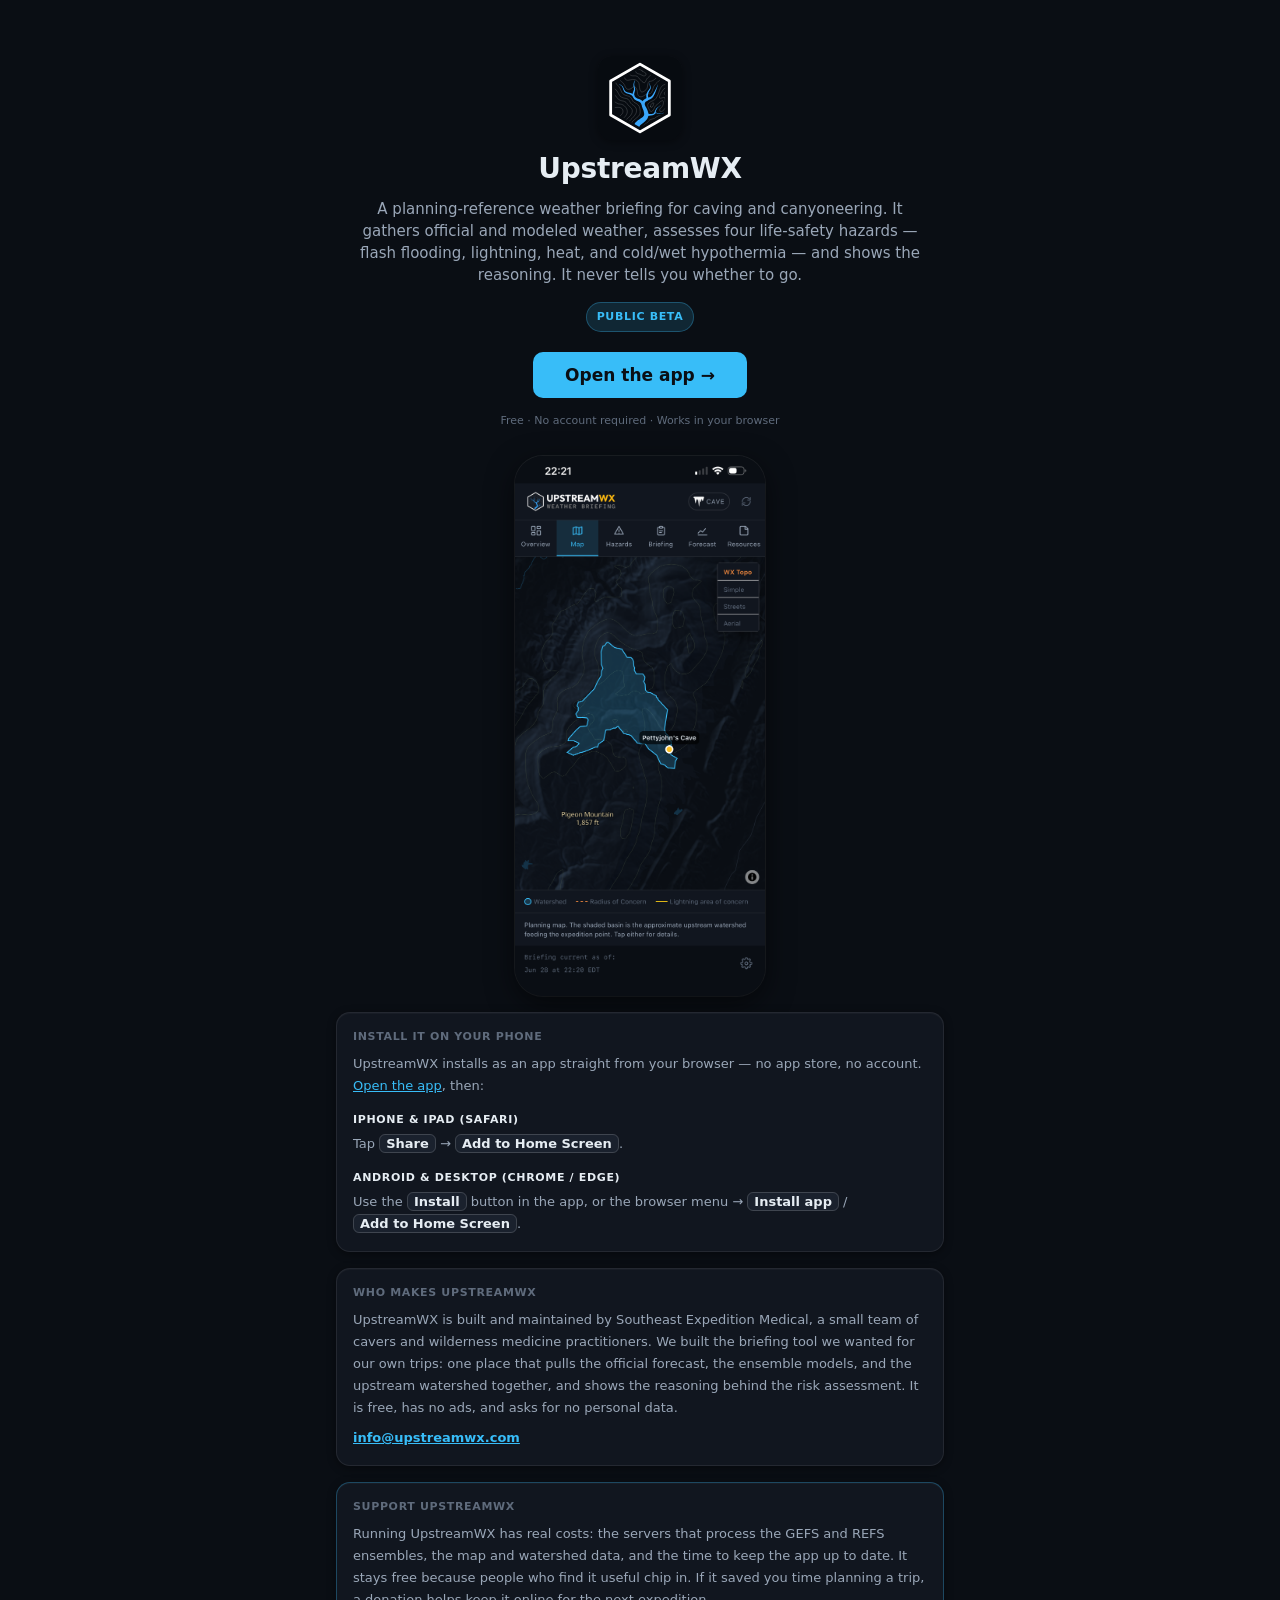
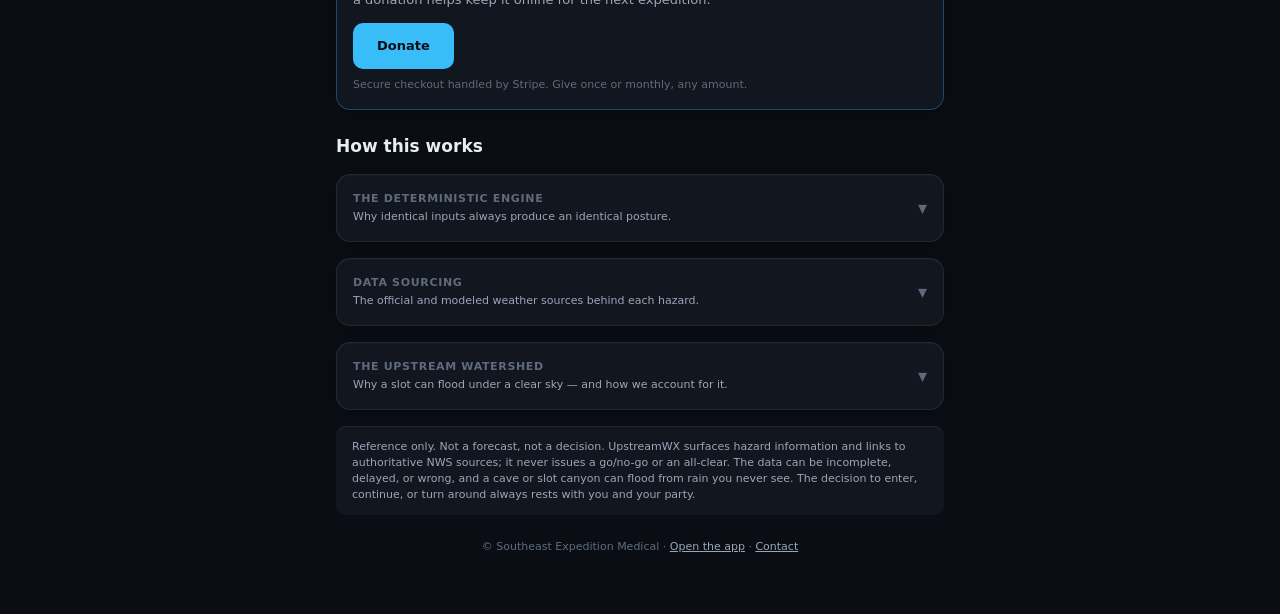
<file: landing/index.html>
<!DOCTYPE html>
<html lang="en">
  <head>
    <meta charset="utf-8" />
    <meta name="viewport" content="width=device-width, initial-scale=1, viewport-fit=cover" />
    <meta name="theme-color" content="#0a0e14" />
    <meta name="color-scheme" content="dark" />
    <meta
      name="description"
      content="UpstreamWX — a planning-reference, multi-hazard weather briefing for caving and canyoneering. Reference only; it never tells you whether to go."
    />
    <link rel="canonical" href="https://upstreamwx.com/" />

    <!-- Social / link previews -->
    <meta property="og:type" content="website" />
    <meta property="og:title" content="UpstreamWX — Weather Briefing for Caving & Canyoneering" />
    <meta
      property="og:description"
      content="Official and modeled weather for four life-safety hazards — flash flooding, lightning, heat, and cold/wet hypothermia — over the upstream watershed. Reference only."
    />
    <meta property="og:url" content="https://upstreamwx.com/" />
    <meta name="twitter:card" content="summary" />

    <title>UpstreamWX — Weather Briefing for Caving &amp; Canyoneering</title>
    <link rel="icon" href="icons/icon.svg" type="image/svg+xml" />
    <link rel="apple-touch-icon" href="icons/icon.svg" />
    <link rel="stylesheet" href="styles/tokens.css" />
    <link rel="stylesheet" href="styles/landing.css" />
  </head>
  <body>
    <main class="wrap">
      <!-- Hero: identity + the one action that matters — open the app. -->
      <header class="hero">
        <img class="hero__logo" src="icons/icon.svg" alt="UpstreamWX logo" width="84" height="84" />
        <h1 class="hero__name">UpstreamWX</h1>
        <p class="hero__tagline">
          A planning-reference weather briefing for caving and canyoneering. It gathers
          official and modeled weather, assesses four life-safety hazards — flash flooding,
          lightning, heat, and cold/wet hypothermia — and shows the reasoning. It never
          tells you whether to go.
        </p>
        <span class="beta-pill">Public Beta</span>
        <a class="cta" href="https://app.upstreamwx.com">Open the app &rarr;</a>
        <p class="hero__beta-note">Free &middot; No account required &middot; Works in your browser</p>
      </header>

      <!-- App screenshot — live example of the Map view with upstream watershed. -->
      <figure class="screenshot-fig">
        <img
          class="screenshot"
          src="images/app-screenshot.png"
          alt="UpstreamWX map view showing the upstream watershed for Pettyjohn's Cave on a dark topo basemap"
          width="1284"
          height="2778"
          loading="lazy"
        />
      </figure>

      <!-- Add to Home Screen. The PWA install prompt only fires on the app's own origin
           (app.upstreamwx.com), and iOS never fires it at all — so the honest, reliable
           instruction is: open the app, then add it from the browser. -->
      <section class="card install">
        <div class="eyebrow">Install it on your phone</div>
        <p class="install__lead">
          UpstreamWX installs as an app straight from your browser — no app store, no
          account. <a href="https://app.upstreamwx.com">Open the app</a>, then:
        </p>
        <ul class="install__steps">
          <li>
            <span class="install__plat">iPhone &amp; iPad (Safari)</span>
            Tap <kbd>Share</kbd> &rarr; <kbd>Add to Home Screen</kbd>.
          </li>
          <li>
            <span class="install__plat">Android &amp; desktop (Chrome / Edge)</span>
            Use the <kbd>Install</kbd> button in the app, or the browser menu &rarr;
            <kbd>Install app</kbd> / <kbd>Add to Home Screen</kbd>.
          </li>
        </ul>
      </section>

      <!-- Who makes it (mirrors the PWA About view). -->
      <section class="card">
        <div class="eyebrow">Who makes UpstreamWX</div>
        <p class="about-p">
          UpstreamWX is built and maintained by Southeast Expedition Medical, a small team
          of cavers and wilderness medicine practitioners. We built the briefing tool we
          wanted for our own trips: one place that pulls the official forecast, the ensemble
          models, and the upstream watershed together, and shows the reasoning behind the
          risk assessment. It is free, has no ads, and asks for no personal data.
        </p>
        <a class="about-contact" href="mailto:info@upstreamwx.com">info@upstreamwx.com</a>
      </section>

      <!-- Support / donate (mirrors the PWA About view). -->
      <section class="card about-support">
        <div class="eyebrow">Support UpstreamWX</div>
        <p class="about-p">
          Running UpstreamWX has real costs: the servers that process the GEFS and REFS
          ensembles, the map and watershed data, and the time to keep the app up to date.
          It stays free because people who find it useful chip in. If it saved you time
          planning a trip, a donation helps keep it online for the next expedition.
        </p>
        <a class="about-donate" href="https://donate.stripe.com/3cIbIT75o6Jxept4aw4c800" target="_blank" rel="noopener noreferrer">Donate</a>
        <p class="about-support__note">Secure checkout handled by Stripe. Give once or monthly, any amount.</p>
      </section>

      <!-- Methodology, condensed from the About view's collapsible cards. -->
      <div class="about-section-head">How this works</div>

      <details class="card about-fold">
        <summary class="about-fold__summary">
          <span class="about-fold__head">
            <span class="eyebrow">The deterministic engine</span>
            <span class="about-fold__teaser">Why identical inputs always produce an identical posture.</span>
          </span>
          <span class="about-fold__chev" aria-hidden="true">&#9662;</span>
        </summary>
        <div class="about-fold__body">
          <p class="about-p">
            Every hazard posture, confidence level, and window of concern is decided by a
            deterministic, documented rule engine. Identical inputs always produce an
            identical result. The language model used for summary generation only frames
            the wording of the summary. It can never compute, raise, or lower a posture.
          </p>
          <ul class="about-list">
            <li>Four hazards are scored independently on a common scale (Minimal, Elevated, High, Extreme).</li>
            <li>Each hazard applies only in the expedition phases where it is relevant (approach, technical span, egress) and per activity type. A cave technical span is treated as isolated from surface weather and shows flash flood only.</li>
            <li>The overall expedition posture is the maximum across all applicable hazards, and every hazard stays visible, so a high lightning posture on approach is never hidden behind a low flood posture.</li>
            <li>A confidence qualifier per hazard comes from GEFS ensemble agreement and cross-source consistency, including GEFS and REFS agreement on same-day windows.</li>
          </ul>
        </div>
      </details>

      <details class="card about-fold">
        <summary class="about-fold__summary">
          <span class="about-fold__head">
            <span class="eyebrow">Data sourcing</span>
            <span class="about-fold__teaser">The official and modeled weather sources behind each hazard.</span>
          </span>
          <span class="about-fold__chev" aria-hidden="true">&#9662;</span>
        </summary>
        <div class="about-fold__body">
          <p class="about-p">
            Providers sit behind a common interface, so the engine never depends on a
            specific source. If a non-mandatory source is unavailable the briefing still
            renders, marking that input as unavailable.
          </p>
          <div class="about-sources">
            <div><div class="about-source__name">NWS API <span class="about-source__access">api.weather.gov</span></div><div class="about-source__desc">Forecast discussions (AFD), watches, warnings, advisories, and NWS Heat Index categories. The authoritative anchor and a mandatory source.</div></div>
            <div><div class="about-source__name">Open-Meteo <span class="about-source__access">HRRR-derived fields</span></div><div class="about-source__desc">Derived numerical fields (QPF, precip probability, CAPE / lifted index, temperature, humidity, apparent temperature, wind) feeding all four hazard models.</div></div>
            <div><div class="about-source__name">GEFS (in-house) <span class="about-source__access">NCEP GRIB2, processed server-side</span></div><div class="about-source__desc">Global Ensemble Forecast System member-exceedance probabilities of precip and a convective proxy over the upstream domain, covering the full multi-day planning horizon at ~25 km resolution.</div></div>
            <div><div class="about-source__name">REFS (in-house) <span class="about-source__access">~3 km, same-day ~6 to 36 h</span></div><div class="about-source__desc">Rapid Ensemble Forecast System (RRFS Ensemble) neighborhood probabilities — 1 h / 3 h QPF, lightning, reflectivity — that sharpen the same-day window at ~3 km. Where both GEFS and REFS are in range, the engine takes the higher posture; REFS is authoritative for confidence.</div></div>
            <div><div class="about-source__name">SPC outlook <span class="about-source__access">Storm Prediction Center</span></div><div class="about-source__desc">Categorical and probabilistic severe and thunderstorm outlook, a secondary cross-check for lightning.</div></div>
            <div><div class="about-source__name">USGS NHD / WBD <span class="about-source__access">NLDI and Watershed Boundary Dataset</span></div><div class="about-source__desc">The stream network and watershed boundaries used to delineate the upstream contributing basin (a pour-point trace, with a HUC-12 fallback).</div></div>
          </div>
        </div>
      </details>

      <details class="card about-fold">
        <summary class="about-fold__summary">
          <span class="about-fold__head">
            <span class="eyebrow">The upstream watershed</span>
            <span class="about-fold__teaser">Why a slot can flood under a clear sky — and how we account for it.</span>
          </span>
          <span class="about-fold__chev" aria-hidden="true">&#9662;</span>
        </summary>
        <div class="about-fold__body">
          <p class="about-p">
            Flash-flood risk is assessed over the upstream contributing basin — the land
            that drains toward your point, not the point itself. This matters because a slot
            can flood under a clear sky from rain falling miles upstream. Aggregating
            probability over the drainage area is what catches that. Your coordinate is
            snapped onto the mapped stream network, the exact upstream basin is delineated,
            and ensemble precipitation probabilities are aggregated across it.
          </p>
          <p class="about-p">
            Surface delineation is a defensible proxy for canyoneering, but in karst terrain
            it is a rough estimate at best — underground drainage can cut across surface
            basins. Flash-flood risk is intentionally assessed on the coarse global GEFS grid
            (~0.5°, ~25 km) for the planning horizon — which buffers the watershed edges and
            partly accounts for subsurface drainage — sharpened inside the same-day window by the
            3 km REFS ensemble. User
            judgment is always required.
          </p>
        </div>
      </details>

      <!-- Reference-only disclaimer — required on every user-facing artifact (PRD Appendix C). -->
      <div class="disclaimer">
        Reference only. Not a forecast, not a decision. UpstreamWX surfaces hazard
        information and links to authoritative NWS sources; it never issues a go/no-go or an
        all-clear. The data can be incomplete, delayed, or wrong, and a cave or slot canyon
        can flood from rain you never see. The decision to enter, continue, or turn around
        always rests with you and your party.
      </div>

      <p class="foot">
        &copy; Southeast Expedition Medical &middot;
        <a href="https://app.upstreamwx.com">Open the app</a> &middot;
        <a href="mailto:info@upstreamwx.com">Contact</a>
      </p>
    </main>
  </body>
</html>
</file>
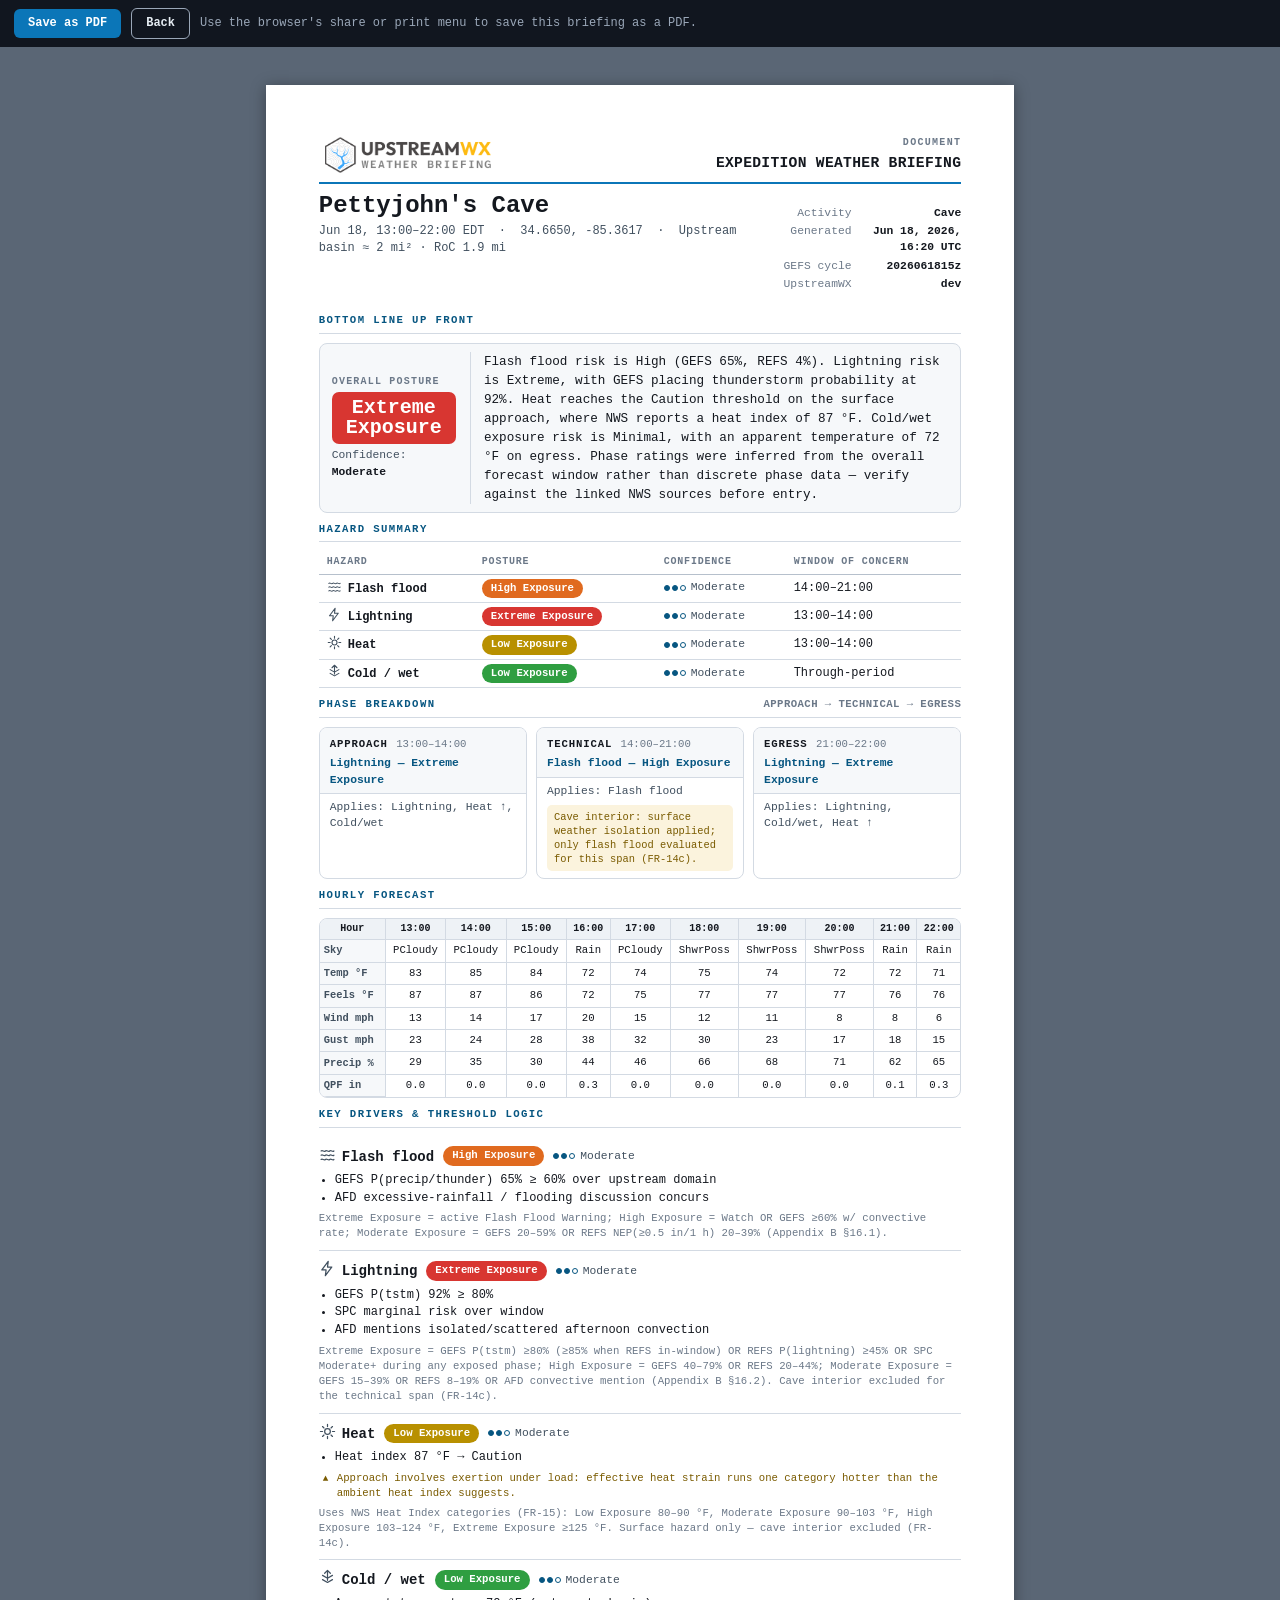
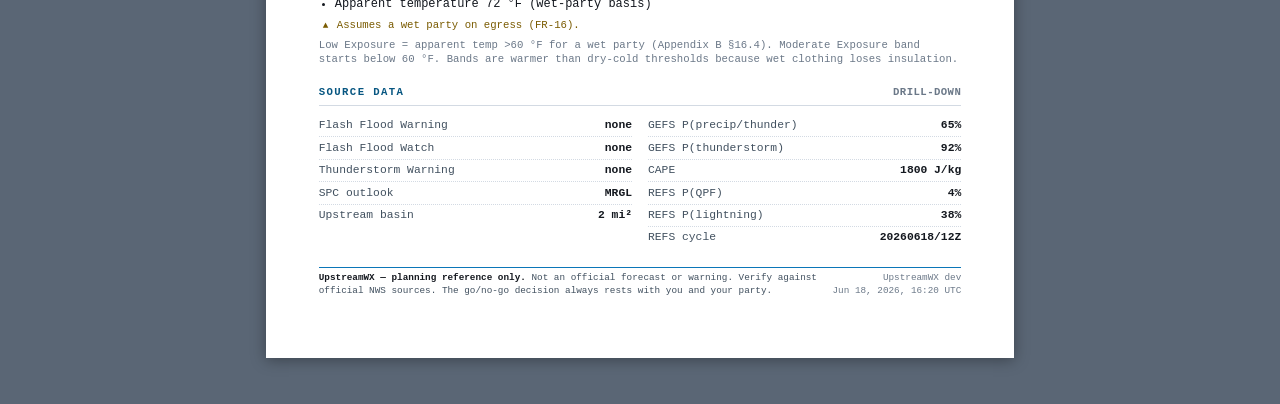
<file: frontend/pdf/briefing-pdf.html>
<!doctype html>
<html lang="en">
<head>
<meta charset="utf-8" />
<meta name="viewport" content="width=device-width, initial-scale=1" />
<title>UpstreamWX — Expedition Weather Briefing</title>
<!--
  PDF export template (FR-27, PRD §17.3).

  A print-optimized, single-origin render of the structured briefing contract
  (the same object the PWA renders its views from — frontend/data/sample-briefing.json,
  api BriefingResponse). Deliberately a LIGHT "paper" document rather than the dark
  PWA chrome: a PDF is read on paper or a white reader pane, where the dark briefing
  surface wastes ink and loses contrast. The FR-35 severity ladder is preserved as the
  ONLY loud color, per the style guide's "severity is the only loud color" principle.

  Reference-only (the five non-negotiables): this renders the engine's structured
  result verbatim and never emits a verdict. The §17.3 reference-only footer rides on
  every printed page.

  Data source: window.__BRIEFING__ if injected (the live tool path), else it fetches
  ../data/sample-briefing.json so the file is openable standalone as a worked example.
-->
<style>
  /* ── Page geometry ─────────────────────────────────────────────────────
     US Letter with a running footer reserved on every page. */
  @page {
    size: Letter;
    /* Zero TOP/BOTTOM margins so the browser's own print chrome (URL, date,
       "Page x of y") has no margin box to render into and is suppressed. The
       page's real top margin and the reference-only footer are supplied
       in-document by the layout table's <thead> spacer and repeating <tfoot>
       (see Pagination below), which print on every page in every engine —
       including iOS Safari, where position:fixed footers do NOT repeat.
       Side margins (≈0.71") stay here for horizontal breathing room. */
    margin: 0 18mm;
  }

  :root {
    /* Paper surfaces (light theme — print-first) */
    --p-bg: #ffffff;
    --p-surface: #f6f8fa;
    --p-surface-2: #eef2f6;
    --p-border: #d3dae3;
    --p-border-strong: #b6c0cc;
    --p-ink: #14181f;
    --p-ink-2: #41505f;
    --p-ink-muted: #6b7888;
    --p-brand: #0b76b8;        /* river cyan, darkened for paper contrast */
    --p-brand-ink: #075681;

    /* FR-35 severity ladder — the only semantic color set */
    --sev-minimal: #2f9e41;
    --sev-elevated: #c08a00;
    --sev-high: #e06a1f;
    --sev-extreme: #d83631;
    --heat-caution: #b89000;
    --heat-ext-caution: #c47a16;
    --heat-danger: #c4521f;
    --heat-ext-danger: #c02824;

    --sev-minimal-wash: #e7f5ea;
    --sev-elevated-wash: #fbf3dd;
    --sev-high-wash: #fdeede;
    --sev-extreme-wash: #fce4e3;
    --heat-caution-wash: #f8f1d6;
  }

  * { box-sizing: border-box; }

  html, body {
    margin: 0;
    padding: 0;
    background: #5a6675;           /* screen-only gutter around the page */
    color: var(--p-ink);
    font-family: ui-monospace, "SF Mono", "Roboto Mono", Menlo, Consolas, monospace;
    font-size: 10.5pt;
    line-height: 1.45;
    -webkit-print-color-adjust: exact;
    print-color-adjust: exact;
    /* Disable mobile/WebKit text auto-inflation (iOS Safari enlarges body text
       on print, which blew the fonts up and broke pagination — 2 pages became
       3). Pin it so the pt sizes render as authored on every device. */
    -webkit-text-size-adjust: 100%;
    text-size-adjust: 100%;
  }

  .mono { font-family: ui-monospace, "SF Mono", "Roboto Mono", Menlo, Consolas, monospace; }

  /* The page sheet — visible on screen, dissolves into the print page. */
  .sheet {
    width: 198mm;
    min-height: 272mm;
    margin: 10mm auto;
    padding: 13mm 14mm 16mm;
    background: var(--p-bg);
    box-shadow: 0 2px 14px rgba(0,0,0,0.35);
  }

  /* ── Masthead ─────────────────────────────────────────────────────────── */
  .masthead {
    display: flex;
    align-items: center;
    justify-content: space-between;
    gap: 12px;
    padding-bottom: 6px;
    border-bottom: 2px solid var(--p-brand);
  }
  .brand__logo { height: 42px; width: auto; display: block; flex: none; }
  .masthead__doc {
    text-align: right;
    font-size: 7.5pt; letter-spacing: 0.13em; text-transform: uppercase;
    color: var(--p-ink-muted); font-weight: 600;
  }
  .masthead__doc strong { display: block; font-size: 11pt; letter-spacing: 0.02em; color: var(--p-ink); margin-top: 2px; }

  /* ── Mission meta strip ───────────────────────────────────────────────── */
  .mission {
    display: flex; align-items: flex-start; justify-content: space-between;
    gap: 16px; margin-top: 9px;
  }
  .mission__title { font-size: 18pt; font-weight: 700; line-height: 1.1; margin: 0; }
  .mission__sub { font-size: 9pt; color: var(--p-ink-2); margin-top: 3px; }
  .meta-grid {
    display: grid; grid-template-columns: auto auto; gap: 2px 18px;
    font-size: 8.5pt; text-align: right; color: var(--p-ink-2);
  }
  .meta-grid dt { color: var(--p-ink-muted); }
  .meta-grid dd { margin: 0; font-weight: 600; color: var(--p-ink); }
  .meta-row { display: contents; }

  /* ── Section scaffolding ──────────────────────────────────────────────── */
  .section { margin-top: 9px; }
  .section--break { break-inside: avoid; }
  .section__head {
    display: flex; align-items: baseline; gap: 8px;
    font-size: 8pt; font-weight: 700; letter-spacing: 0.13em; text-transform: uppercase;
    color: var(--p-brand-ink);
    border-bottom: 1px solid var(--p-border);
    padding-bottom: 4px; margin-bottom: 9px;
  }
  .section__head .hint { margin-left: auto; font-weight: 600; letter-spacing: 0.04em; color: var(--p-ink-muted); }

  /* ── BLUF banner ──────────────────────────────────────────────────────── */
  .bluf {
    display: flex; align-items: center; gap: 14px;
    padding: 8px 12px; border-radius: 8px;
    border: 1px solid var(--p-border);
    background: var(--p-surface);
  }
  .bluf__posture { display: flex; flex-direction: column; gap: 3px; }
  .bluf__eyebrow { font-size: 7.5pt; font-weight: 700; letter-spacing: 0.12em; text-transform: uppercase; color: var(--p-ink-muted); }
  .bluf__chip {
    align-self: flex-start;
    font-size: 15pt; font-weight: 800; line-height: 1;
    padding: 6px 14px; border-radius: 7px; color: #fff;
    text-align: center;
  }
  .bluf__conf { font-size: 8.5pt; color: var(--p-ink-2); }
  .bluf__conf strong { color: var(--p-ink); }
  .bluf__summary { font-size: 9.5pt; line-height: 1.5; margin: 0; color: var(--p-ink); }
  .bluf__divider { width: 1px; align-self: stretch; background: var(--p-border); }

  /* ── Hazard BLUF table ────────────────────────────────────────────────── */
  table { width: 100%; border-collapse: collapse; }
  .hz-table th, .hz-table td {
    text-align: left; padding: 4px 8px; font-size: 9pt;
    border-bottom: 1px solid var(--p-border);
  }
  .hz-table th {
    font-size: 7.5pt; font-weight: 700; letter-spacing: 0.08em; text-transform: uppercase;
    color: var(--p-ink-muted); border-bottom: 1px solid var(--p-border-strong);
  }
  .hz-table td.hz-name { font-weight: 600; }
  .hz-table .col-c { text-align: center; }
  .hz-icon { width: 15px; height: 15px; vertical-align: -2px; margin-right: 6px; color: var(--p-ink-2); }

  /* Severity chip (inline, table + phases) */
  .chip {
    display: inline-block; font-size: 8pt; font-weight: 700;
    padding: 2px 9px; border-radius: 999px; color: #fff; white-space: nowrap;
  }
  .chip--ghost { background: transparent !important; color: var(--p-ink-muted) !important; border: 1px solid var(--p-border-strong); font-weight: 600; }

  /* Confidence pip + label */
  .conf { display: inline-flex; align-items: center; gap: 5px; font-size: 8.5pt; color: var(--p-ink-2); }
  .conf__dots { display: inline-flex; gap: 2px; }
  .conf__dot { width: 6px; height: 6px; border-radius: 999px; border: 1px solid var(--p-brand-ink); }
  .conf__dot.on { background: var(--p-brand-ink); }

  /* ── Phase breakdown ──────────────────────────────────────────────────── */
  /* minmax(0, 1fr) (not bare 1fr) so columns can shrink below the min-content
     of unbreakable strings ('Lightning — Extreme', 'Cold/wet'); bare 1fr lets
     those push the grid past the right margin and clip the last card. */
  .phases { display: grid; grid-template-columns: repeat(3, minmax(0, 1fr)); gap: 9px; }
  .phase {
    border: 1px solid var(--p-border); border-radius: 8px; overflow: hidden;
    break-inside: avoid; background: var(--p-bg);
  }
  .phase__head {
    padding: 5px 10px; background: var(--p-surface);
    border-bottom: 1px solid var(--p-border);
  }
  .phase__name { font-size: 8pt; font-weight: 700; letter-spacing: 0.08em; text-transform: uppercase; color: var(--p-ink); }
  .phase__win { font-size: 8pt; color: var(--p-ink-muted); }
  .phase__lead { font-size: 8.5pt; font-weight: 600; color: var(--p-brand-ink); margin-top: 2px; }
  .phase__body { padding: 5px 10px 7px; font-size: 8.5pt; }
  .phase__applies { color: var(--p-ink-2); }
  .phase__note {
    margin-top: 6px; padding: 5px 7px; border-radius: 5px;
    background: var(--sev-elevated-wash); color: #7a5b00;
    font-size: 7.8pt; line-height: 1.35;
  }

  /* ── Hazard detail cards ──────────────────────────────────────────────── */
  .hz-detail { break-inside: avoid; padding: 9px 0; border-bottom: 1px solid var(--p-border); }
  .hz-detail:last-child { border-bottom: 0; }
  .hz-detail__head { display: flex; align-items: center; gap: 9px; margin-bottom: 5px; }
  .hz-detail__name { font-size: 10.5pt; font-weight: 700; }
  .hz-detail__name .hz-icon { width: 17px; height: 17px; }
  .hz-detail ul { margin: 4px 0 0; padding-left: 16px; }
  .hz-detail li { font-size: 9pt; line-height: 1.4; margin-bottom: 1px; }
  .hz-detail__logic { font-size: 8pt; color: var(--p-ink-muted); margin-top: 5px; line-height: 1.4; }
  .hz-detail__assume {
    font-size: 8pt; color: #7a5b00; margin-top: 5px; line-height: 1.4;
    padding-left: 18px; position: relative;
  }
  .hz-detail__assume::before { content: "▲"; position: absolute; left: 4px; font-size: 7pt; top: 1px; }

  /* ── Forecast hourly table ────────────────────────────────────────────── */
  .fx-wrap { overflow: hidden; border: 1px solid var(--p-border); border-radius: 8px; }
  .fx-table { font-size: 8pt; }
  .fx-table th, .fx-table td {
    padding: 3px 4px; text-align: center; border-bottom: 1px solid var(--p-border);
    border-right: 1px solid var(--p-border);
  }
  .fx-table th:last-child, .fx-table td:last-child { border-right: 0; }
  .fx-table tr:last-child td { border-bottom: 0; }
  .fx-table thead th { background: var(--p-surface-2); font-weight: 700; font-size: 7.5pt; }
  .fx-table tbody th {
    text-align: left; font-weight: 600; color: var(--p-ink-2);
    background: var(--p-surface); white-space: nowrap; font-size: 7.8pt;
  }
  .fx-table td.mono { font-variant-numeric: tabular-nums; }

  /* ── Source data + resources ──────────────────────────────────────────── */
  .grid-2 { display: grid; grid-template-columns: 1fr 1fr; gap: 16px; }
  .kv { font-size: 8.5pt; }
  .kv__row { display: flex; justify-content: space-between; align-items: baseline; gap: 10px; padding: 2.5px 0; border-bottom: 1px dotted var(--p-border); }
  .kv__row:last-child { border-bottom: 0; }
  .kv__k { color: var(--p-ink-2); flex: 1 1 auto; min-width: 0; }
  .kv__v { font-weight: 600; font-variant-numeric: tabular-nums; flex: none; white-space: nowrap; text-align: right; }
  .src { font-size: 8.5pt; padding: 5px 0; border-bottom: 1px solid var(--p-border); break-inside: avoid; }
  .src:last-child { border-bottom: 0; }
  .src__title { font-weight: 600; }
  .src__url { color: var(--p-brand-ink); word-break: break-all; font-size: 7.8pt; }
  .src__sub { color: var(--p-ink-muted); font-size: 7.8pt; }

  /* ── Framing attribution banner ───────────────────────────────────────── */
  .framed-banner {
    margin-top: 10px; padding: 6px 10px; border-radius: 6px;
    background: var(--p-surface-2); border: 1px solid var(--p-border);
    font-size: 7.8pt; color: var(--p-ink-2);
  }

  /* ── Pagination ───────────────────────────────────────────────────────── */
  .page-break-before { break-before: page; page-break-before: always; }
  .section__head { break-after: avoid; page-break-after: avoid; } /* never orphan a heading */

  /* ── Running margins + reference-only footer (§17.3, FR-29/FR-40) ──────────
     All content is wrapped in <table class="layout">. Browsers repeat a table's
     <thead> and <tfoot> on EVERY printed page.
       · <thead> holds .run-top = the top page margin, every page.
       · <tfoot> holds .run-foot = bottom-margin spacer, every page. It is a
         bare spacer only (no footer text) so position:fixed on .page-foot can
         own the footer without needing to live inside a hidden tfoot.
       · .page-foot sits outside the table as a fixed sibling; Chromium repeats
         position:fixed elements on every PDF page. */
  .layout { width: 100%; border-collapse: collapse; }
  .layout > thead > tr > td, .layout > tbody > tr > td, .layout > tfoot > tr > td { padding: 0; }
  .run-top { height: 10mm; }    /* top page margin, every page */
  .run-foot { height: 22mm; }   /* bottom margin + footer clearance, every page */

  .page-foot {
    display: flex; align-items: flex-end; justify-content: space-between; gap: 14px;
    margin-top: 5mm; border-top: 1.5px solid var(--p-brand); padding-top: 4px;
    font-size: 7pt; line-height: 1.35; color: var(--p-ink-2);
  }
  .page-foot__note { max-width: 158mm; }
  .page-foot__note strong { color: var(--p-ink); }
  .page-foot__meta { flex: none; text-align: right; white-space: nowrap; color: var(--p-ink-muted); }

  /* ── Print overrides ──────────────────────────────────────────────────── */
  @media print {
    html, body { background: #fff; }
    .sheet { width: auto; min-height: 0; margin: 0; padding: 0; box-shadow: none; }
    .no-print { display: none !important; }
    /* Pin the footer to the bottom of every page. .page-foot lives outside the
       layout table so hiding tfoot never affects it. Chromium repeats fixed
       elements on every PDF page. */
    .page-foot {
      position: fixed;
      bottom: 9mm;
      left: 0;
      right: 0;
      margin-top: 0;
      background: var(--p-bg);
    }
  }
  @media screen {
    .run-top { height: 0; }    /* the screen .sheet already pads the top */
    .run-foot { height: 0; }   /* screen doesn't need the per-page bottom spacer */
  }

  /* Screen-only toolbar */
  .toolbar {
    position: sticky; top: 0; z-index: 5;
    display: flex; align-items: center; gap: 10px;
    padding: 8px 14px; background: #11161f; color: #e6edf3;
    font-size: 9pt;
  }
  .toolbar button {
    font: inherit; font-weight: 600; cursor: pointer;
    background: #0b76b8; color: #fff; border: 0; border-radius: 6px; padding: 6px 14px;
  }
  .toolbar button.secondary { background: transparent; border: 1px solid #9aa7b8; color: #e6edf3; }
  .toolbar span { color: #9aa7b8; }
</style>
</head>
<body>
<div class="toolbar no-print">
  <button id="tb-print">Save as PDF</button>
  <button id="tb-back" class="secondary">Back</button>
  <span>Use the browser's share or print menu to save this briefing as a PDF.</span>
</div>

<div class="sheet" id="sheet">
  <p class="no-print" style="text-align:center;color:#6b7888;margin-top:40px">Loading briefing…</p>
</div>

<script>
/* ── Severity + icon helpers ──────────────────────────────────────────────── */
const SEV_COLOR = {
  "sev-minimal": "var(--sev-minimal)",
  "sev-elevated": "var(--sev-elevated)",
  "sev-high": "var(--sev-high)",
  "sev-extreme": "var(--sev-extreme)",
  // Heat keys must match the engine's CSS class: heat-{HeatCategory.name.lower()},
  // i.e. heat-extreme_caution / heat-extreme_danger (NOT ext-caution).
  "heat-caution": "var(--heat-caution)",
  "heat-extreme_caution": "var(--heat-ext-caution)",
  "heat-danger": "var(--heat-danger)",
  "heat-extreme_danger": "var(--heat-ext-danger)",
};
const sevColor = (cls) => SEV_COLOR[cls] || "var(--p-ink-2)";

const HAZARD_LABEL = {
  flash_flood: "Flash flood",
  lightning: "Lightning",
  heat: "Heat",
  cold_wet: "Cold / wet",
};

/* Minimal inline glyphs (1.75px stroke, 24px grid), currentColor. */
const ICON = {
  flash_flood: '<path d="M3 7c2-2 4 2 6 0s4 2 6 0 4 2 6 0M3 13c2-2 4 2 6 0s4 2 6 0 4 2 6 0M3 19c2-2 4 2 6 0s4 2 6 0 4 2 6 0"/>',
  lightning: '<path d="M13 2 4 14h6l-1 8 9-12h-6l1-8z"/>',
  heat: '<circle cx="12" cy="12" r="4"/><path d="M12 2v3M12 19v3M2 12h3M19 12h3M5 5l2 2M17 17l2 2M19 5l-2 2M7 17l-2 2"/>',
  cold_wet: '<path d="M12 2v14M12 2 8 6M12 2l4 4M5 9l7 4 7-4M5 15l7 4 7-4"/>',
};
function hazIcon(hz, cls = "hz-icon") {
  return `<svg class="${cls}" viewBox="0 0 24 24" fill="none" stroke="currentColor"
    stroke-width="1.75" stroke-linecap="round" stroke-linejoin="round">${ICON[hz] || ""}</svg>`;
}

const esc = (s) => String(s ?? "").replace(/[&<>"]/g, (c) => ({ "&": "&amp;", "<": "&lt;", ">": "&gt;", '"': "&quot;" }[c]));

/* Approachable posture language — mirrors the app exactly (data/display-config.json
   merged into TIER_LABELS, applied via displayTier/displayLeadLabel/displayLogic in
   js/app.js). Loaded in boot() before the first render so the PDF speaks the same
   language as the app: tier labels become "Low/Moderate/High/Extreme Exposure" and
   heat's NWS categories fold into the same set (Caution→Low Exposure, Extreme
   Caution→Moderate Exposure, Danger→High Exposure, Extreme Danger→Extreme Exposure).
   Per-hazard colors (sev-* / heat ramp) are unchanged, also matching the app. */
let TIER_LABELS = { Minimal: "Minimal", Elevated: "Elevated", High: "High", Extreme: "Extreme" };
async function loadLabelConfig() {
  try {
    // Server-side render injects window.__DISPLAY_CONFIG__ to avoid the file://
    // cross-origin fetch restriction Chromium enforces when loading via file: URI.
    // The standalone / offline path falls back to fetching the JSON normally.
    const cfg = window.__DISPLAY_CONFIG__ ||
      await fetch("../data/display-config.json", { cache: "no-store" }).then((r) => r.json());
    if (cfg && cfg.tier_labels) Object.assign(TIER_LABELS, cfg.tier_labels);
    if (cfg && cfg.heat_labels) Object.assign(TIER_LABELS, cfg.heat_labels);
  } catch (e) {
    /* config unavailable — keep identity defaults (raw engine labels) */
  }
}

/* Sky condition emoji → short text labels. Headless Chromium on a server may
   lack emoji fonts; these concise ASCII labels are unambiguous and equally clear
   in a tabular forecast. Applied to all hourly cell values — no-op for numbers. */
const SKY_TEXT = {
  "☀️": "Clear", "🌤️": "PClear", "⛅": "PCloudy",
  "🌥️": "Cloudy", "☁️": "Ocast",
  "🌦️": "ShwrPoss", "🌧️": "Rain", "⛈️": "Tstm", "🌩️": "Tstm",
  "🌨️": "Flurries", "❄️": "Snow", "🌬️": "Windy", "💨": "Windy",
  "🌫️": "Fog",
};
const skyLabel = (v) => SKY_TEXT[String(v).trim()] ?? v;
function displayTier(t) {
  return TIER_LABELS[t] ?? t;
}
function displayLeadLabel(s) {
  return String(s).replace(/— (.+)$/, (_, t) => `— ${displayTier(t)}`);
}
function displayLogic(s) {
  const entries = Object.entries(TIER_LABELS)
    .filter(([k, v]) => k !== v)
    .sort(([a], [b]) => b.length - a.length); // longest key first: "Extreme Caution" before "Extreme"
  if (!entries.length) return String(s);
  const re = new RegExp(
    `\\b(${entries.map(([k]) => k.replace(/[.*+?^${}()|[\]\\]/g, "\\$&")).join("|")})\\b`,
    "g"
  );
  return String(s).replace(re, (m) => TIER_LABELS[m] ?? m);
}

/* Confidence → filled pips (Low 1 / Moderate 2 / High 3). */
function confPips(label) {
  const n = { Low: 1, Moderate: 2, High: 3 }[label] ?? 0;
  const dots = [0, 1, 2].map((i) => `<span class="conf__dot ${i < n ? "on" : ""}"></span>`).join("");
  return `<span class="conf"><span class="conf__dots">${dots}</span>${esc(label)}</span>`;
}

/* "1400–2100" → "14:00–21:00". The value comes from the (possibly hostile) briefing
   JSON and every caller drops the result straight into innerHTML, so it is HTML-escaped
   here; the digit reformatting is unaffected for legitimate clock windows. */
function fmtWindow(w) {
  if (!w) return "—";
  return esc(w).replace(/\b(\d{2})(\d{2})\b/g, "$1:$2");
}
function fmtWhen(iso) {
  if (!iso) return "—";
  const d = new Date(iso);
  if (isNaN(d)) return iso;
  return d.toLocaleString("en-US", {
    year: "numeric", month: "short", day: "2-digit",
    hour: "2-digit", minute: "2-digit", hour12: false, timeZone: "UTC",
  });
}
/* Extract the local wall-clock time (HH:MM) from an ISO datetime string directly,
   without converting through Date — the string already encodes the local offset
   (e.g. 2026-06-20T08:00:00-04:00) so slicing avoids the server-timezone shift. */
function isoLocalTime(iso) {
  const m = iso && iso.match(/T(\d{2}:\d{2})/);
  return m ? m[1] : "—";
}
function isoLocalDate(iso) {
  const m = iso && iso.match(/^(\d{4})-(\d{2})-(\d{2})/);
  if (!m) return iso || "—";
  const d = new Date(Date.UTC(+m[1], +m[2] - 1, +m[3]));
  return d.toLocaleDateString("en-US", { month: "short", day: "numeric", timeZone: "UTC" });
}
function fmtWindowRange(b) {
  const tz = b.mission.timezone || "UTC";
  return `${isoLocalDate(b.mission.window_start)}, ${isoLocalTime(b.mission.window_start)}–${isoLocalTime(b.mission.window_end)} ${tz}`;
}

/* ── Section renderers ────────────────────────────────────────────────────── */
function renderMasthead(b) {
  const activity = b.mission.activity === "cave" ? "Cave" : (b.mission.is_slot ? "Slot canyon" : "Canyon");
  return `<div class="masthead">
    <img class="brand__logo" src="logo-light.png" alt="UpstreamWX — Weather Briefing" />
    <div class="masthead__doc">Document<strong>Expedition Weather Briefing</strong></div>
  </div>`;
}

function renderMission(b) {
  const m = b.mission;
  /* Number() coercion: these are numbers in a legitimate briefing; a non-numeric payload
     renders as "NaN" instead of reaching innerHTML as markup. */
  const domain = b.watershed?.area_sq_mi
    ? `Upstream basin ≈ ${Number(b.watershed.area_sq_mi)} mi²` + (b.roc ? ` · RoC ${Number(b.roc.radius_mi)} mi` : "")
    : "Point conditions";
  return `<div class="mission">
    <div>
      <h1 class="mission__title">${esc(m.name)}</h1>
      <div class="mission__sub">${esc(fmtWindowRange(b))} &nbsp;·&nbsp; ${Number(m.lat).toFixed(4)}, ${Number(m.lon).toFixed(4)} &nbsp;·&nbsp; ${esc(domain)}</div>
    </div>
    <dl class="meta-grid">
      <div class="meta-row"><dt>Activity</dt><dd>${b.mission.activity === "cave" ? "Cave" : (b.mission.is_slot ? "Slot canyon" : "Canyon")}</dd></div>
      <div class="meta-row"><dt>Generated</dt><dd>${esc(fmtWhen(b.generated_at))} UTC</dd></div>
      <div class="meta-row"><dt>GEFS cycle</dt><dd class="mono">${esc(b.cache_cycle)}</dd></div>
      <div class="meta-row"><dt>UpstreamWX</dt><dd class="mono">${esc(appVersion(b))}</dd></div>
    </dl>
  </div>`;
}

function renderBluf(b) {
  const ovClass = (b.bluf.find((x) => x.label === b.overall_posture)?.severity_class)
    || severityClassFor(b.overall_posture);
  return `<div class="section">
    <div class="section__head">Bottom line up front</div>
    <div class="bluf">
      <div class="bluf__posture">
        <span class="bluf__eyebrow">Overall posture</span>
        <span class="bluf__chip" style="background:${sevColor(ovClass)}">${esc(displayTier(b.overall_posture))}</span>
        <span class="bluf__conf">Confidence: <strong>${esc(b.overall_confidence)}</strong></span>
      </div>
      <div class="bluf__divider"></div>
      <p class="bluf__summary">${blufSummary(b)}</p>
    </div>
    ${b.framed ? `<div class="framed-banner">Plain-language summary framed by an AI language model. It narrates the engine's structured result and does not change any posture, tier, or confidence.</div>` : ""}
  </div>`;
}
function severityClassFor(label) {
  return { Minimal: "sev-minimal", Elevated: "sev-elevated", High: "sev-high", Extreme: "sev-extreme" }[label] || "";
}
/* The contract's `summary` is the optional Haiku framing — null when framing is
   off (the usual production case). Fall back to a deterministic recap of the
   engine's own postures so the BLUF box is never empty. Reference-only: it
   restates the structured result and issues no recommendation. */
function blufSummary(b) {
  if (b.summary) return esc(b.summary);
  const recap = (b.bluf || [])
    .map((h) => `${HAZARD_LABEL[h.hazard] || h.hazard} ${displayTier(h.label)}`)
    .join(" · ");
  return esc(
    `Overall posture ${displayTier(b.overall_posture)}, confidence ${b.overall_confidence}. ` +
    (recap ? `By hazard: ${recap}. ` : "") +
    "Planning reference only; verify against the official NWS sources and let conditions in the field overrule this briefing."
  );
}

function renderHazardTable(b) {
  const rows = b.bluf.map((h) => `<tr>
    <td class="hz-name">${hazIcon(h.hazard)}${esc(HAZARD_LABEL[h.hazard] || h.hazard)}</td>
    <td><span class="chip" style="background:${sevColor(h.severity_class)}">${esc(displayTier(h.label))}</span></td>
    <td>${confPips(h.confidence)}</td>
    <td class="mono">${h.is_persistent ? "Through-period" : fmtWindow(h.window)}</td>
  </tr>`).join("");
  return `<div class="section section--break">
    <div class="section__head">Hazard summary</div>
    <table class="hz-table">
      <thead><tr><th>Hazard</th><th>Posture</th><th>Confidence</th><th>Window of concern</th></tr></thead>
      <tbody>${rows}</tbody>
    </table>
  </div>`;
}

function renderPhases(b) {
  const cards = b.phases.map((p) => `<div class="phase">
    <div class="phase__head">
      <div><span class="phase__name">${esc(p.phase)}</span> <span class="phase__win">${fmtWindow(p.window)}</span></div>
      <div class="phase__lead">${esc(displayLeadLabel(p.lead_label))}</div>
    </div>
    <div class="phase__body">
      <div class="phase__applies">Applies: ${esc(p.applicable)}</div>
      ${p.note ? `<div class="phase__note">${esc(p.note)}</div>` : ""}
    </div>
  </div>`).join("");
  return `<div class="section section--break">
    <div class="section__head">Phase breakdown <span class="hint">approach → technical → egress</span></div>
    <div class="phases">${cards}</div>
  </div>`;
}

function renderHazardDetail(b) {
  const cards = b.hazard_detail.map((h) => `<div class="hz-detail">
    <div class="hz-detail__head">
      <span class="hz-detail__name">${hazIcon(h.hazard)}${esc(HAZARD_LABEL[h.hazard] || h.hazard)}</span>
      <span class="chip" style="background:${sevColor(h.severity_class)}">${esc(displayTier(h.label))}</span>
      ${confPips(h.confidence)}
    </div>
    <ul>${h.drivers.map((d) => `<li>${esc(d)}</li>`).join("")}</ul>
    ${h.assumptions.map((a) => `<div class="hz-detail__assume">${esc(a)}</div>`).join("")}
    <div class="hz-detail__logic">${esc(displayLogic(h.logic))}</div>
  </div>`).join("");
  // Force this section to start a fresh page so its heading is never orphaned
  // at the bottom of page 1 with the cards pushed to page 2.
  return `<div class="section page-break-before">
    <div class="section__head">Key drivers &amp; threshold logic</div>
    ${cards}
  </div>`;
}

function renderForecast(b) {
  const fx = b.forecast_hourly;
  if (!fx) return "";
  const head = `<tr><th>Hour</th>${fx.hours.map((h) => `<th>${fmtWindow(h).slice(0, 5)}</th>`).join("")}</tr>`;
  const body = fx.rows.map((r) => `<tr>
    <th>${esc(r.label)}</th>
    ${r.values.map((v) => `<td class="mono">${esc(skyLabel(v))}</td>`).join("")}
  </tr>`).join("");
  return `<div class="section section--break">
    <div class="section__head">Hourly forecast</div>
    <div class="fx-wrap"><table class="fx-table">
      <thead>${head}</thead><tbody>${body}</tbody>
    </table></div>
  </div>`;
}

function renderSourceData(b) {
  const ri = b.risk_inputs || {};
  const ws = b.watershed || {};
  /* Number() coercion mirrors renderMission: numeric risk inputs render as numbers (or
     "NaN") even if the posted JSON carried strings; kv() escapes every value regardless. */
  const ensemble = [
    ["GEFS P(precip/thunder)", ri.gefs_p_precip != null ? Number(ri.gefs_p_precip) + "%" : "—"],
    ["GEFS P(thunderstorm)", ri.gefs_p_tstm != null ? Number(ri.gefs_p_tstm) + "%" : "—"],
    ["CAPE", ri.cape_jkg != null ? Number(ri.cape_jkg) + " J/kg" : "—"],
    ["REFS P(QPF)", ri.refs_in_range && ri.refs_p_precip != null ? Number(ri.refs_p_precip) + "%" : "n/a"],
    ["REFS P(lightning)", ri.refs_in_range && ri.refs_p_lightning != null ? Number(ri.refs_p_lightning) + "%" : "n/a"],
    ["REFS cycle", ri.refs_cycle || "—"],
  ];
  const nws = [
    ["Flash Flood Warning", ri.flash_flood_warning ? "ACTIVE" : "none"],
    ["Flash Flood Watch", ri.flash_flood_watch ? "active" : "none"],
    ["Thunderstorm Warning", ri.thunderstorm_warning ? "ACTIVE" : "none"],
    ["SPC outlook", ri.spc_category || "—"],
    ["Upstream basin", ws.area_sq_mi ? Number(ws.area_sq_mi) + " mi²" : "—"],
  ];
  const kv = (rows) => rows.map(([k, v]) =>
    `<div class="kv__row"><span class="kv__k">${esc(k)}</span><span class="kv__v">${esc(v)}</span></div>`).join("");
  return `<div class="section section--break">
    <div class="section__head">Source data <span class="hint">drill-down</span></div>
    <div class="grid-2">
      <div class="kv">${kv(nws)}</div>
      <div class="kv">${kv(ensemble)}</div>
    </div>
  </div>`;
}

/* UpstreamWX software version: the live tool seeds it from /v1/health (the
   release stamped into version.json); standalone it falls back to "dev". */
function appVersion(b) {
  return b.app_version || b.version || "dev";
}

/* §17.3 reference-only footer (FR-29/FR-40). position:fixed in print, so this
   one element repeats the persistent disclaimer on EVERY page. */
function renderPageFoot(b) {
  return `<div class="page-foot">
    <span class="page-foot__note"><strong>UpstreamWX — planning reference only.</strong>
      Not an official forecast or warning. Verify against official NWS sources.
      The go/no-go decision always rests with you and your party.</span>
    <span class="page-foot__meta">UpstreamWX ${esc(appVersion(b))}<br>${esc(fmtWhen(b.generated_at))} UTC</span>
  </div>`;
}

function render(b) {
  document.title = `UpstreamWX — ${b.mission.name} briefing`;
  const content =
    renderMasthead(b) +
    renderMission(b) +
    renderBluf(b) +
    renderHazardTable(b) +
    renderPhases(b) +
    renderForecast(b) +
    renderHazardDetail(b) +
    renderSourceData(b);
  // Layout table: <thead>/<tfoot> are spacers that repeat on every printed page,
  // giving a consistent top and bottom margin. The footer text (.page-foot) lives
  // outside the table as a standalone element: position:fixed in @media print pins
  // it to the bottom of every Chromium PDF page, while @media screen hides it
  // (screen doesn't need a repeated footer).
  document.getElementById("sheet").innerHTML =
    `<table class="layout">
       <thead><tr><td><div class="run-top"></div></td></tr></thead>
       <tbody><tr><td>${content}</td></tr></tbody>
       <tfoot><tr><td><div class="run-foot"></div></td></tr></tfoot>
     </table>` +
    renderPageFoot(b);
}

/* The app hands off the live briefing through localStorage (one-shot, read and
   cleared here) and opens this page with ?print=1 to drive Save-as-PDF. */
const PDF_HANDOFF_KEY = "uwx.pdf.briefing";
function readHandoffBriefing() {
  // Same-tab navigation, so localStorage carries the briefing across the load.
  try {
    const raw = localStorage.getItem(PDF_HANDOFF_KEY);
    if (raw) {
      localStorage.removeItem(PDF_HANDOFF_KEY);
      return JSON.parse(raw);
    }
  } catch (e) {
    /* storage blocked — fall back to the template's own data path */
  }
  return null;
}

/* Toolbar (screen only): Back returns to the app — history.back() restores the
   PWA from bfcache; otherwise navigate to the app root. */
function wireToolbar() {
  const print = document.getElementById("tb-print");
  if (print) print.addEventListener("click", () => window.print());
  const back = document.getElementById("tb-back");
  if (back) back.addEventListener("click", () => {
    if (history.length > 1) history.back();
    else window.location.assign("../");
  });
}
wireToolbar();
/* Don't print before the masthead logo has decoded, or the PDF shows an empty
   logo box. */
function whenLogoReady() {
  const im = document.querySelector(".brand__logo");
  if (!im || (im.complete && im.naturalWidth > 0)) return Promise.resolve();
  return new Promise((resolve) => {
    im.addEventListener("load", resolve, { once: true });
    im.addEventListener("error", resolve, { once: true });
    setTimeout(resolve, 3000);
  });
}

/* Data precedence: injected (the headless example renderer) → app handoff →
   the committed worked example (standalone open). */
(async function boot() {
  try {
    await loadLabelConfig();
    let b = window.__BRIEFING__ || readHandoffBriefing();
    if (!b) {
      const res = await fetch("../data/sample-briefing.json", { cache: "no-store" });
      b = await res.json();
    }
    render(b);
    if (new URLSearchParams(location.search).has("print")) {
      await whenLogoReady();
      window.focus();
      window.print();
    }
  } catch (e) {
    document.getElementById("sheet").innerHTML =
      `<p style="color:#b00">Could not load briefing data: ${esc(e.message)}</p>`;
  }
})();
</script>
</body>
</html>
</file>
<file: landing/styles/tokens.css>
/*
 * UpstreamWX design tokens — VENDORED COPY of frontend/styles/tokens.css so the static
 * landing site (served from its own nginx root, separate from the PWA) shares the PWA's
 * visual language. Keep in lockstep with the source if those tokens change.
 * Source of truth: frontend/styles/tokens.css / STYLE_GUIDE.md §3–§6.
 */

:root {
  /* ── 3.1 Surfaces & chrome ───────────────────────────────────────── */
  --color-bg: #0a0e14;
  --color-surface: #11161f;
  --color-surface-2: #1a212d;
  --color-surface-3: #232d3b;
  --color-border: rgba(255, 255, 255, 0.08);
  --color-border-strong: rgba(255, 255, 255, 0.16);
  --color-overlay: rgba(8, 11, 16, 0.72);

  /* ── 3.2 Text ────────────────────────────────────────────────────── */
  --color-text: #e6edf3;
  --color-text-secondary: #9aa7b8;
  --color-text-muted: #5f6b7c;
  --color-text-inverse: #0a0e14;

  /* ── 3.3 Brand (river cyan) ──────────────────────────────────────── */
  --color-brand: #38bdf8;
  --color-brand-strong: #0ea5e9;
  --color-brand-dim: rgba(56, 189, 248, 0.14);

  /* ── 3.4 Severity ladder (FR-35): Minimal/Elevated/High/Extreme ──── */
  --sev-minimal: #3fb950;
  --sev-minimal-wash: rgba(63, 185, 80, 0.16);
  --sev-minimal-text: #56d364;
  --sev-elevated: #d9a514;
  --sev-elevated-wash: rgba(217, 165, 20, 0.16);
  --sev-elevated-text: #e3b341;
  --sev-high: #f0883e;
  --sev-high-wash: rgba(240, 136, 62, 0.16);
  --sev-high-text: #f0a763;
  --sev-extreme: #f85149;
  --sev-extreme-wash: rgba(248, 81, 73, 0.18);
  --sev-extreme-text: #ff7b72;

  /* ── 3.5 Heat — NWS Heat Index categories (FR-15) ────────────────── */
  --heat-caution: #e3c01a;
  --heat-ext-caution: #f0a020;
  --heat-danger: #ec6a2c;
  --heat-ext-danger: #da3633;

  /* ── 3.6 Confidence (FR-36): style, not hue ──────────────────────── */
  --confidence-mod-opacity: 0.82;
  --confidence-hatch: repeating-linear-gradient(
    -45deg,
    transparent 0 5px,
    rgba(255, 255, 255, 0.22) 5px 7px
  );

  /* ── 3.7 Utility / feedback ──────────────────────────────────────── */
  --color-info: #58a6ff;
  --color-warn: #d9a514;
  --color-offline: #bc8cff;
  --color-success: #3fb950;

  /* ── 4. Typography ───────────────────────────────────────────────── */
  --font-sans: system-ui, -apple-system, "Segoe UI", Roboto, Helvetica, Arial,
    sans-serif;
  --font-mono: ui-monospace, "SF Mono", "Roboto Mono", Menlo, Consolas, monospace;

  --text-display: 28px;
  --lh-display: 34px;
  --text-h1: 22px;
  --lh-h1: 28px;
  --text-h2: 17px;
  --lh-h2: 24px;
  --text-body: 15px;
  --lh-body: 22px;
  --text-label: 13px;
  --lh-label: 18px;
  --text-caption: 11px;
  --lh-caption: 16px;
  --tracking-wide: 0.06em;

  /* ── 5. Spacing / radius / elevation / motion ────────────────────── */
  --space-1: 4px;
  --space-2: 8px;
  --space-3: 12px;
  --space-4: 16px;
  --space-5: 24px;
  --space-6: 32px;
  --space-8: 48px;

  --radius-sm: 6px;
  --radius-md: 10px;
  --radius-lg: 14px;
  --radius-pill: 999px;

  --shadow-card: 0 1px 0 rgba(255, 255, 255, 0.03) inset,
    0 2px 8px rgba(0, 0, 0, 0.4);
  --shadow-pop: 0 8px 28px rgba(0, 0, 0, 0.55);

  --ease: cubic-bezier(0.2, 0.6, 0.2, 1);
  --dur-fast: 120ms;
  --dur: 200ms;

  /* ── 6. Layout ───────────────────────────────────────────────────── */
  --app-max-width: 480px;
  --pill-w: 150px;     /* equal-width hazard posture pills + confidence bar */
  --pill-w-lg: 160px;  /* overall-posture pill (is-lg) + its confidence bar */
}
</file>
<file: landing/styles/landing.css>
/*
 * UpstreamWX landing page — apex (upstreamwx.com) static marketing/about page.
 *
 * The app itself lives at app.upstreamwx.com; this page exists to explain what
 * UpstreamWX is, carry the reference-only disclaimer, and send people to the app.
 * Component rules (.card / .eyebrow / .disclaimer / .about-* / .posture-chip) are
 * lifted from frontend/styles/app.css so the landing matches the PWA's About view;
 * the hero and install card are landing-only. Tokens come from tokens.css.
 */

* { box-sizing: border-box; }

html { -webkit-text-size-adjust: 100%; }

body {
  margin: 0;
  background: var(--color-bg);
  color: var(--color-text);
  font-family: var(--font-sans);
  font-size: var(--text-body);
  line-height: var(--lh-body);
  -webkit-font-smoothing: antialiased;
}

.wrap {
  max-width: 640px;
  margin: 0 auto;
  padding: var(--space-5) var(--space-4) var(--space-8);
  display: flex;
  flex-direction: column;
  gap: var(--space-4);
}

a { color: var(--color-brand); }

/* ── Hero ──────────────────────────────────────────────────────────── */
.hero {
  display: flex;
  flex-direction: column;
  align-items: center;
  text-align: center;
  gap: var(--space-3);
  padding: var(--space-6) 0 var(--space-2);
}
.hero__logo {
  width: 84px;
  height: 84px;
  border-radius: var(--radius-lg);
  box-shadow: var(--shadow-card);
}
.hero__name {
  font-size: var(--text-display);
  line-height: var(--lh-display);
  font-weight: 700;
  margin: 0;
  letter-spacing: -0.01em;
}
.hero__tagline {
  font-size: var(--text-body);
  color: var(--color-text-secondary);
  margin: 0;
  max-width: 36rem;
}

/* Public beta pill — sits above the CTA to signal launch status. */
.beta-pill {
  display: inline-flex;
  align-items: center;
  padding: 3px 10px;
  background: var(--color-brand-dim);
  border: 1px solid rgba(56, 189, 248, 0.30);
  border-radius: var(--radius-pill);
  font-size: var(--text-caption);
  font-weight: 650;
  color: var(--color-brand);
  letter-spacing: var(--tracking-wide);
  text-transform: uppercase;
  margin-top: var(--space-1);
}
.hero__beta-note {
  font-size: var(--text-caption);
  color: var(--color-text-muted);
  margin: 0;
}

/* Primary call to action — open the app on its subdomain. */
.cta {
  display: inline-flex;
  align-items: center;
  justify-content: center;
  gap: var(--space-2);
  margin-top: var(--space-2);
  padding: var(--space-3) var(--space-6);
  background: var(--color-brand);
  color: var(--color-text-inverse);
  border-radius: var(--radius-md);
  font-size: var(--text-h2);
  font-weight: 700;
  text-decoration: none;
  transition: background var(--dur) var(--ease);
}
.cta:hover { background: var(--color-brand-strong); }

/* ── App screenshot (below hero CTA) ─────────────────────────────── */
.screenshot-fig {
  margin: 0;
  display: flex;
  justify-content: center;
}
.screenshot {
  max-height: 540px;
  width: auto;
  border-radius: 28px;
  box-shadow: var(--shadow-pop), 0 0 0 1px rgba(255, 255, 255, 0.08);
  display: block;
}
@media (max-height: 700px) {
  .screenshot { max-height: 420px; }
}

/* ── Install / Add to Home Screen card ─────────────────────────────── */
.install { border-color: rgba(56, 189, 248, 0.30); }
.install__lead { font-size: var(--text-label); line-height: var(--lh-body); color: var(--color-text-secondary); margin: var(--space-2) 0 0; }
.install__steps { margin: var(--space-3) 0 0; padding: 0; list-style: none; display: flex; flex-direction: column; gap: var(--space-3); }
.install__steps li { font-size: var(--text-label); line-height: var(--lh-body); color: var(--color-text-secondary); }
.install__plat { display: block; font-weight: 650; color: var(--color-text); font-size: var(--text-caption); letter-spacing: var(--tracking-wide); text-transform: uppercase; margin-bottom: 2px; }
.install__steps kbd {
  font-family: var(--font-sans);
  font-weight: 600;
  color: var(--color-text);
  background: var(--color-surface-2);
  border: 1px solid var(--color-border-strong);
  border-radius: var(--radius-sm);
  padding: 1px 6px;
  white-space: nowrap;
}

/* ── Lifted from app.css so the about content matches the PWA ───────── */
.eyebrow {
  font-size: var(--text-caption);
  line-height: var(--lh-caption);
  font-weight: 600;
  letter-spacing: var(--tracking-wide);
  text-transform: uppercase;
  color: var(--color-text-muted);
}
.card {
  background: var(--color-surface);
  border: 1px solid var(--color-border);
  border-radius: var(--radius-lg);
  box-shadow: var(--shadow-card);
  padding: var(--space-4);
}
.about-p { font-size: var(--text-label); line-height: var(--lh-body); color: var(--color-text-secondary); margin: var(--space-2) 0 0; overflow-wrap: break-word; }
.about-list { margin: var(--space-2) 0 0; padding-left: var(--space-4); }
.about-list li { font-size: var(--text-label); line-height: var(--lh-body); color: var(--color-text-secondary); margin: var(--space-2) 0; }

.about-contact { display: inline-block; margin-top: var(--space-2); font-size: var(--text-label); font-weight: 600; color: var(--color-brand); }
.about-support { border-color: rgba(56, 189, 248, 0.30); }
.about-donate {
  display: inline-flex;
  align-items: center;
  justify-content: center;
  gap: var(--space-2);
  margin-top: var(--space-3);
  padding: var(--space-3) var(--space-5);
  background: var(--color-brand);
  color: var(--color-text-inverse);
  border-radius: var(--radius-md);
  font-size: var(--text-label);
  font-weight: 650;
  text-decoration: none;
}
.about-donate:hover { background: var(--color-brand-strong); }
.about-support__note { font-size: var(--text-caption); line-height: var(--lh-caption); color: var(--color-text-muted); margin: var(--space-2) 0 0; }

.about-section-head { font-size: var(--text-h2); line-height: var(--lh-h2); font-weight: 620; margin-top: var(--space-2); }

/* Collapsible methodology cards (native <details>) — mirrors the About view. */
.about-fold { padding: 0; }
.about-fold__summary {
  display: flex;
  align-items: center;
  justify-content: space-between;
  gap: var(--space-3);
  padding: var(--space-4);
  cursor: pointer;
  list-style: none;
}
.about-fold__summary::-webkit-details-marker { display: none; }
.about-fold__head { display: flex; flex-direction: column; gap: 2px; }
.about-fold__teaser { font-size: var(--text-caption); line-height: var(--lh-caption); color: var(--color-text-secondary); }
.about-fold__chev { color: var(--color-text-muted); flex-shrink: 0; font-size: 18px; transition: transform var(--dur) var(--ease); }
.about-fold[open] .about-fold__chev { transform: rotate(180deg); }
.about-fold__body { padding: 0 var(--space-4) var(--space-4); }
.about-fold__body > .about-p:first-child { margin-top: 0; }

.about-sources { display: flex; flex-direction: column; gap: var(--space-3); margin-top: var(--space-3); }
.about-source__name { font-size: var(--text-label); font-weight: 650; }
.about-source__access { font-weight: 500; color: var(--color-text-muted); font-size: var(--text-caption); }
.about-source__desc { font-size: var(--text-caption); line-height: var(--lh-caption); color: var(--color-text-secondary); margin-top: 1px; }

/* ── Disclaimer footer (non-negotiable #1: reference-only, every artifact) ── */
.disclaimer {
  padding: var(--space-3) var(--space-4);
  border-top: 1px solid var(--color-border);
  background: var(--color-surface);
  border-radius: var(--radius-md);
  font-size: var(--text-caption);
  line-height: var(--lh-caption);
  color: var(--color-text-secondary);
}

.foot {
  text-align: center;
  font-size: var(--text-caption);
  line-height: var(--lh-caption);
  color: var(--color-text-muted);
  margin-top: var(--space-2);
}
.foot a { color: var(--color-text-secondary); }

@media (prefers-reduced-motion: reduce) {
  .about-fold__chev, .cta { transition: none; }
}
</file>
